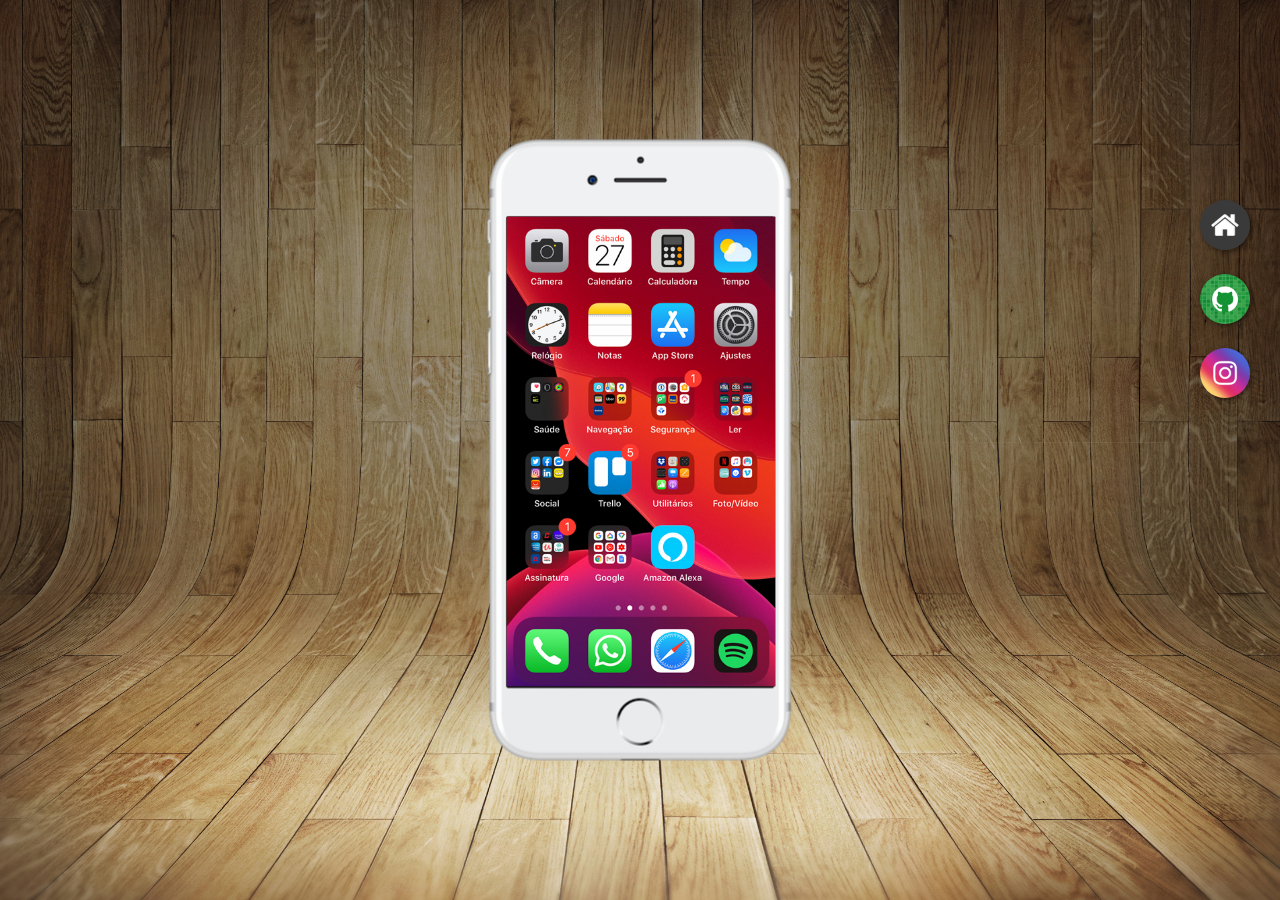
<file: index.html>
<!DOCTYPE html>
<html lang="pt-br">
<head>
    <meta charset="UTF-8">
    <meta name="viewport" content="width=device-width, initial-scale=1.0">
    <link rel="shortcut icon" href="favicon.ico" type="image/x-icon">
    <title>Projeto Redes Sociais</title>
    <link rel="stylesheet" href="social.css">
</head>
<body>
    <main>
        <section id="phone">
            <iframe src="home.html"  name="celular" id="celular"  frameborder="0">
                Seu navegador não e compativel
            </iframe>
        </section>
        <section id="social">
        <a href="home.html" target="celular"><img src="imagens/logo-home.jpg" alt="logo home"></a> <br>
        <a href="github.html" target="celular"><img src="imagens/logo-github.jpg" alt="logo github"></a> <br>
        <a href="instra.html" target="celular"><img src="imagens/logo-instagram.jpg" alt="logo instragram"></a> <br>
        
        </section>
    </main>
</body>
</html>
</file>
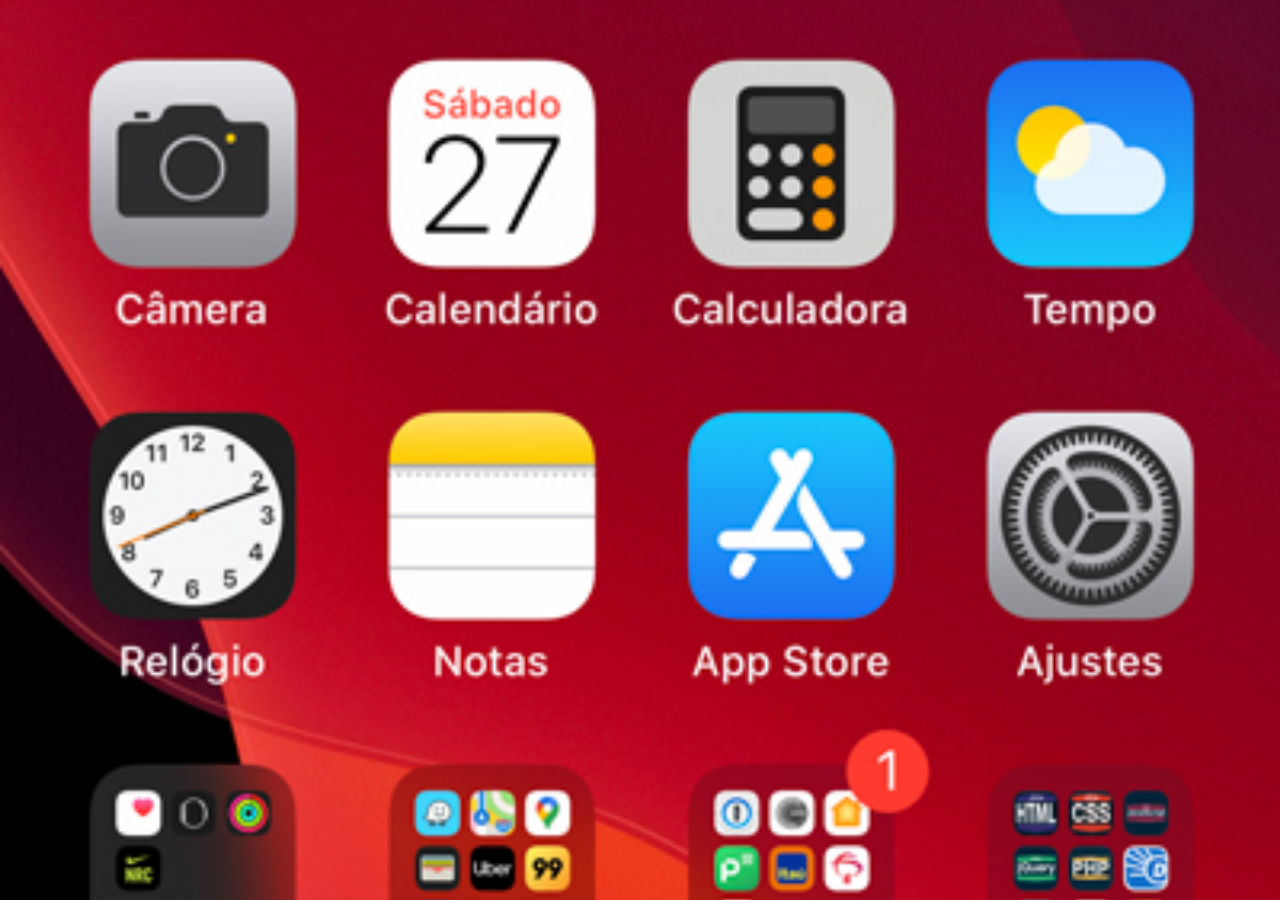
<file: home.html>
<!DOCTYPE html>
<html lang="pt-br">
<head>
    <meta charset="UTF-8">
    <meta name="viewport" content="width=device-width, initial-scale=1.0">
    <title>home</title>
    <style>
        *{
            margin: 0;
            padding: 0;
        }
        body{
            width: 100vw;
            height: 100vh;
            background: black url("imagens/tela-home.jpg") no-repeat top center;
            background-size: cover;
        }
    </style>
</head>
<body>
    
</body>
</html>
</file>
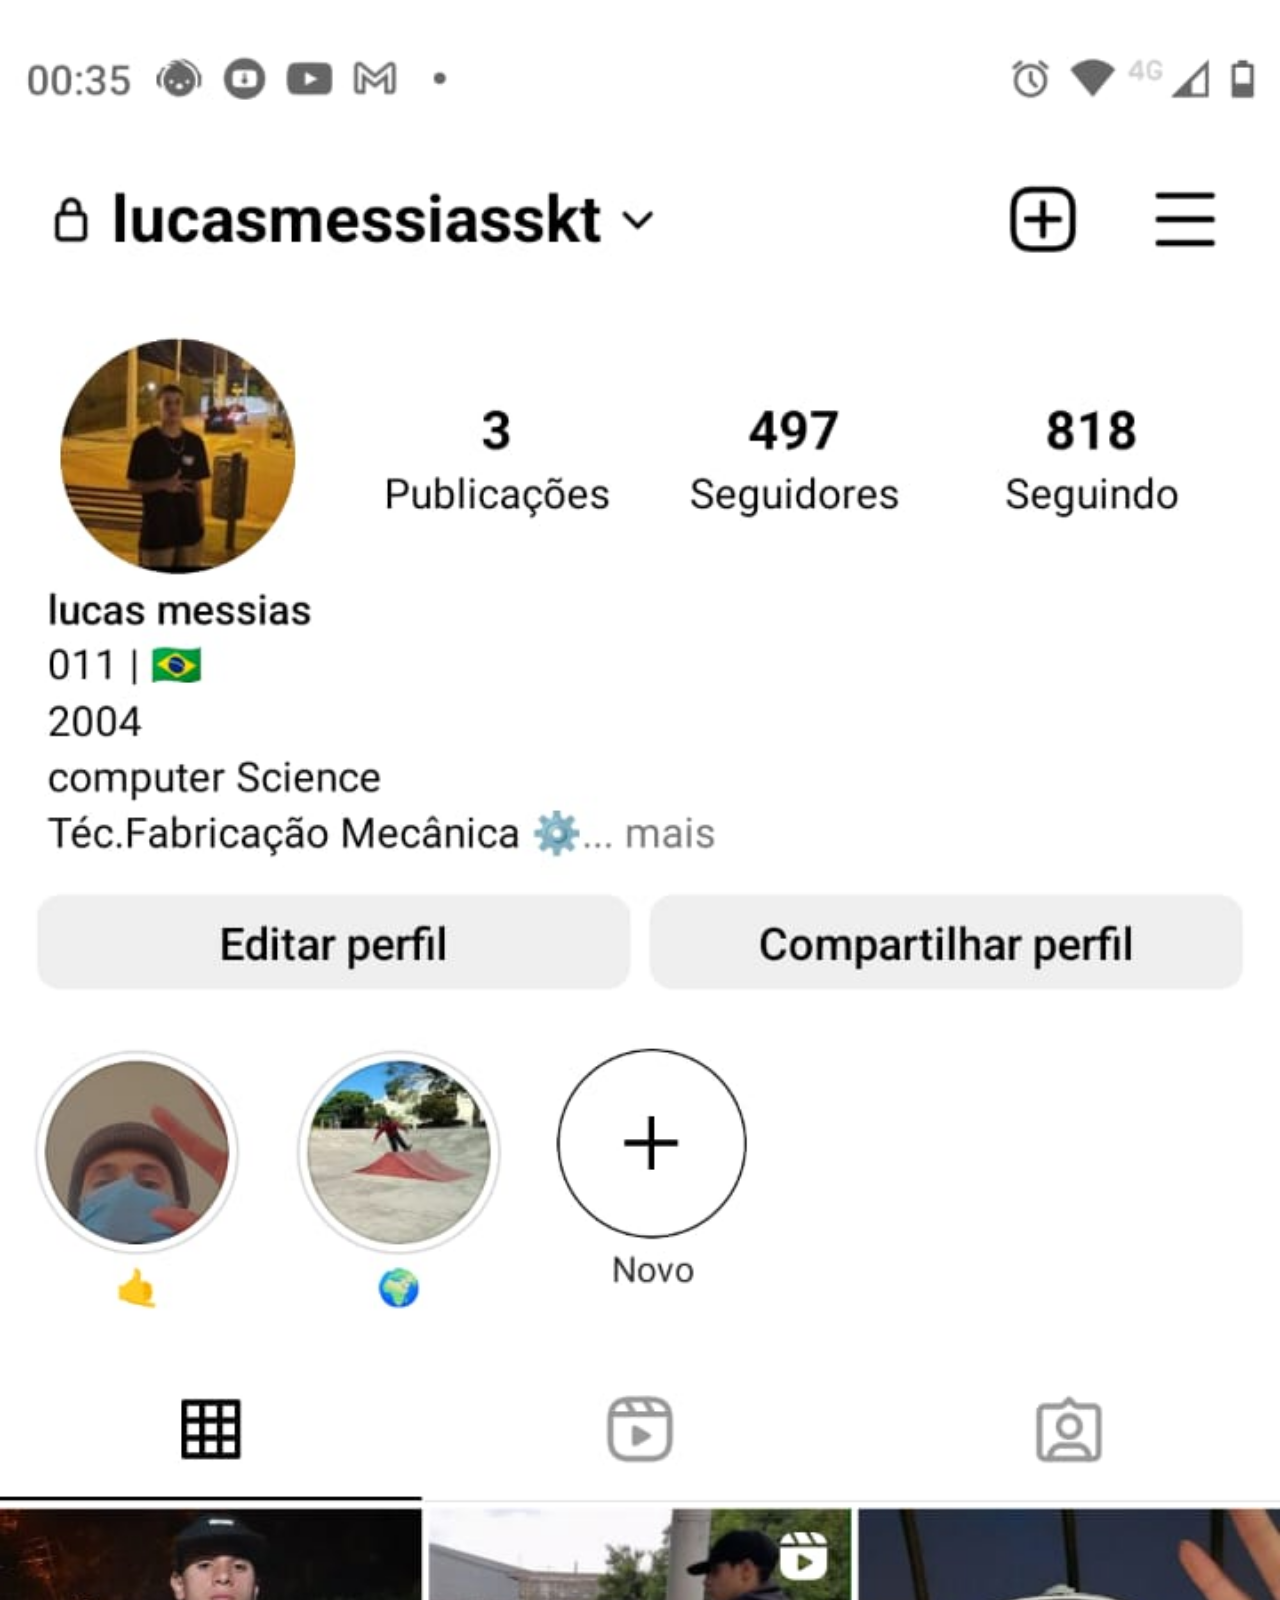
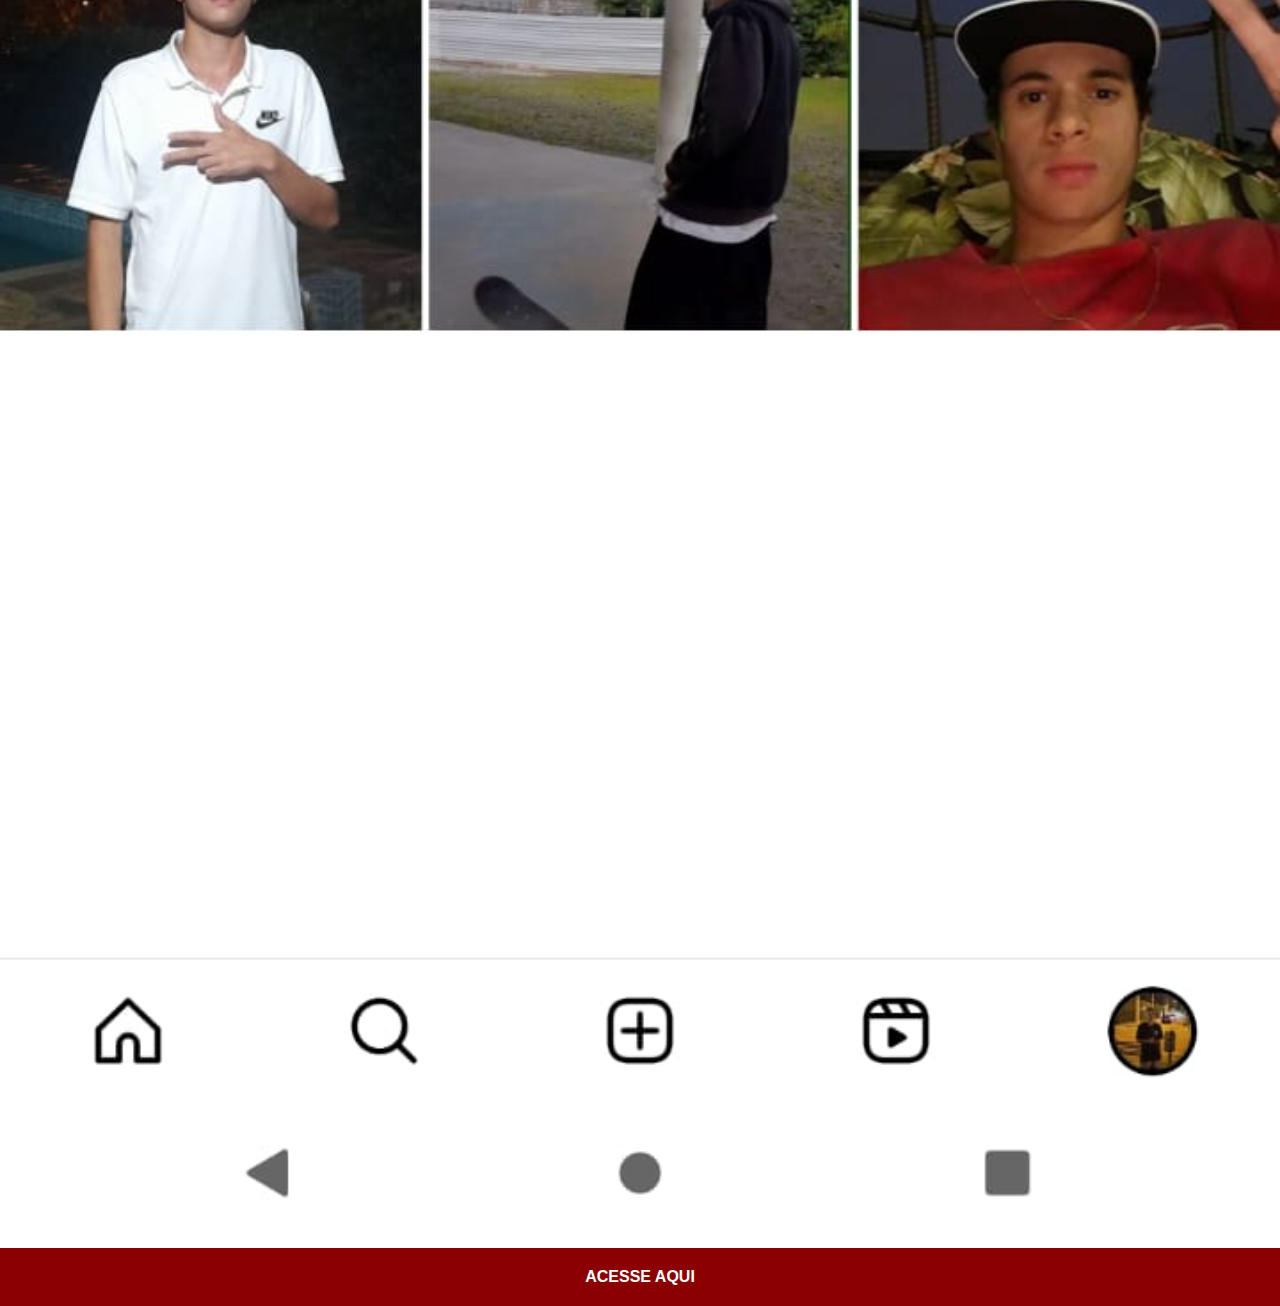
<file: instra.html>
<!DOCTYPE html>
<html lang="pt-br">
<head>
    <meta charset="UTF-8">
    <meta name="viewport" content="width=device-width, initial-scale=1.0">
    <title>tela do instra</title>
    <link rel="stylesheet" href="allsocial.css">
</head>
<body>
    <img src="imagens/tela do instragram.jpeg" alt="pagina do instragram">
    <a href="https:/www.instagram.com/lucasmessiasskt/" target="_blank" rel="external">ACESSE AQUI</a>
</body>
</html>
</file>
<file: social.css>
*{
    padding: 0;
    margin: 0;
}
html, body{
    height: 100vh;
    width: 100vw;
}
body{
    background: black url("imagens/fundo-madeira.jpg") top center no-repeat fixed;
    background-size: cover;
}
main{
    height: 100vh;
    position: relative;
   
    
}
section#phone{
    position: absolute;

    left:50% ;
    top:50% ;
    transform: translate(-50%,-50%);

    width: 311px;
    height: 627px;
    background:  url("imagens/frame-iphone.png") center center no-repeat fixed;
}
iframe#celular{
    position: relative;

    left: 22px;
    top:80px ;
    width:269px ;
    height:470px ;
}
section#social{
   position: absolute;
   top: 190px;
   left: 93%;
    
}
 section#social img{
    width: 50px;
    height: 50px;
    margin: 10px;
    border-radius: 100%;
    box-shadow: 2px 2px 5px rgba(0, 0, 0, 0.432);
    box-sizing: border-box;
}
section#social img:hover{
    border: 2px solid rgba(255, 255, 255, 0.603);
    transform: translate(-3px,-3px);
    box-shadow: 5px 5px 10px rgba(0, 0, 0, 0.342);
    transition: transform .3s, border 1s;
}
</file>
<file: allsocial.css>
*{
    margin: 0;
    padding: 0;
    font-family: Arial, Helvetica, sans-serif;
}
::-webkit-scrollbar{
    width: 0px;
    height: 0px;
}
img{
    width: 100vw;
}
a{
    display: block;
    background-color: darkred;
    color: white;
    padding: 20px;
    text-align: center;
    font-weight: bolder;
    text-decoration: none;
}
a:hover{
    background-color: red;
}
</file>
